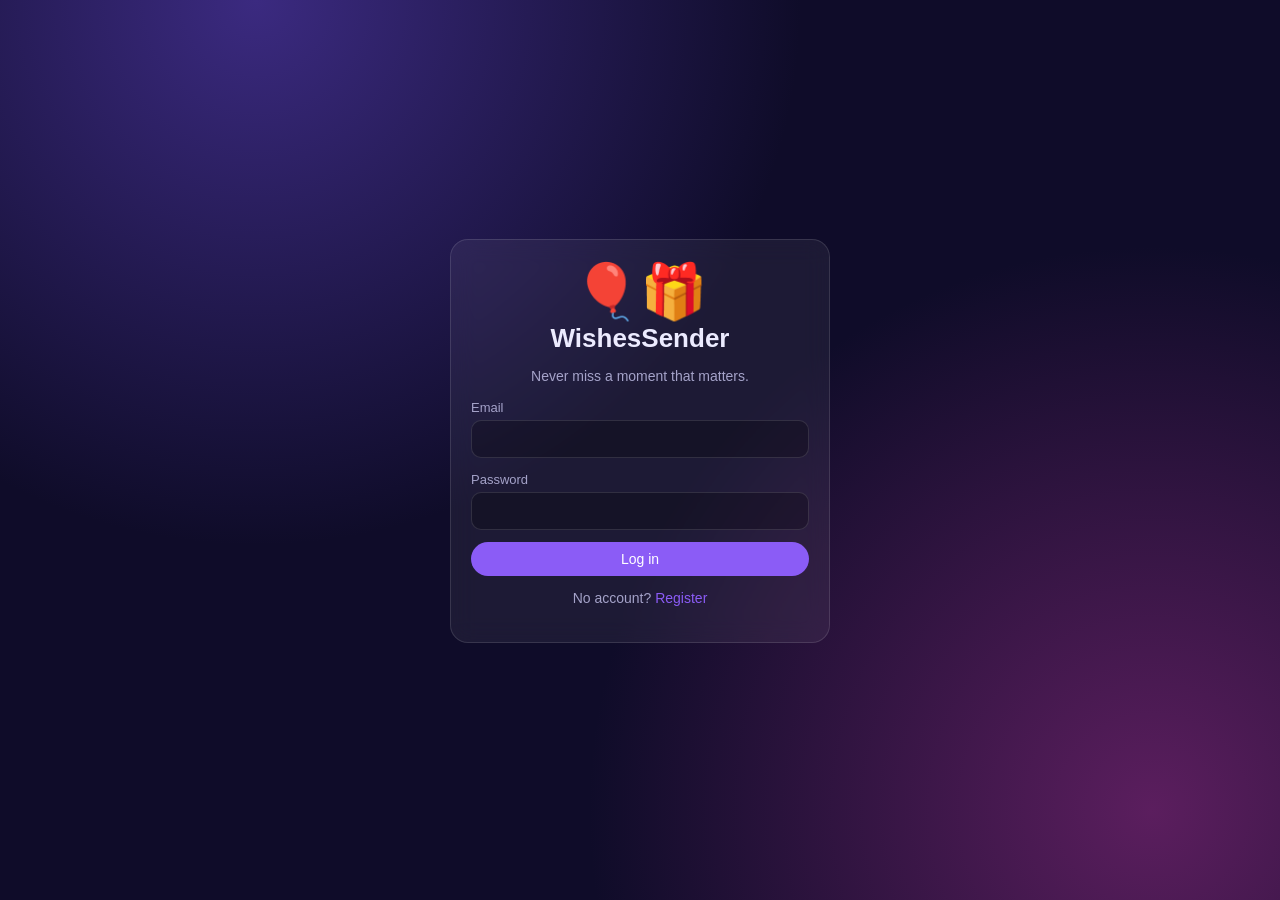
<file: src/main/resources/static/index.html>
<!DOCTYPE html>
<html lang="en">
<head>
  <meta charset="UTF-8">
  <meta name="viewport" content="width=device-width, initial-scale=1">
  <title>WishesSender - Login</title>
  <link rel="stylesheet" href="css/style.css">
</head>
<body>
<div class="center-page">
  <div class="card auth-card">
    <div class="hero">🎈🎁</div>
    <h1 style="text-align:center">WishesSender</h1>
    <p class="muted" style="text-align:center">Never miss a moment that matters.</p>

    <!-- Login form -->
    <form id="loginForm">
      <label>Email</label>
      <input type="email" id="loginEmail" required>
      <label>Password</label>
      <input type="password" id="loginPassword" required>
      <button type="submit" style="width:100%">Log in</button>
      <p class="muted" style="text-align:center">No account? <a href="#" onclick="showForm('register')">Register</a></p>
    </form>

    <!-- Register form -->
    <form id="registerForm" class="hidden">
      <label>Name</label>
      <input id="regName" required>
      <label>Email</label>
      <input type="email" id="regEmail" required>
      <label>Password (min 6 characters)</label>
      <input type="password" id="regPassword" minlength="6" required>
      <button type="submit" style="width:100%">Create account</button>
      <p class="muted" style="text-align:center">Have an account? <a href="#" onclick="showForm('login')">Log in</a></p>
    </form>

    <p id="error" style="color:var(--coral);text-align:center"></p>
  </div>
</div>

<script src="js/app.js"></script>
<script>
  function showForm(which) {
    document.getElementById('loginForm').classList.toggle('hidden', which !== 'login');
    document.getElementById('registerForm').classList.toggle('hidden', which !== 'register');
    document.getElementById('error').textContent = '';
  }

  document.getElementById('loginForm').onsubmit = async (e) => {
    e.preventDefault();
    try {
      await api('/api/auth/login', 'POST', {
        email: document.getElementById('loginEmail').value,
        password: document.getElementById('loginPassword').value
      });
      location.href = 'home.html';
    } catch (err) {
      document.getElementById('error').textContent = err.message;
    }
  };

  document.getElementById('registerForm').onsubmit = async (e) => {
    e.preventDefault();
    try {
      await api('/api/auth/register', 'POST', {
        name: document.getElementById('regName').value,
        email: document.getElementById('regEmail').value,
        password: document.getElementById('regPassword').value
      });
      location.href = 'home.html';
    } catch (err) {
      document.getElementById('error').textContent = err.message;
    }
  };
</script>
</body>
</html>
</file>
<file: src/main/resources/static/css/style.css>
/* ============ WishesSender - dark indigo glass theme ============ */
:root {
  --bg: #0f0c29;
  --glass: rgba(255, 255, 255, 0.06);
  --border: rgba(255, 255, 255, 0.12);
  --text: #ecebff;
  --muted: #a5a3c9;
  --purple: #8b5cf6;
  --coral: #fb7185;
  --gold: #fbbf24;
  --green: #34d399;
}

* { box-sizing: border-box; }

body {
  margin: 0;
  font-family: "Segoe UI", Roboto, Arial, sans-serif;
  color: var(--text);
  background: radial-gradient(circle at 20% 0%, #3b2a80 0%, transparent 40%),
              radial-gradient(circle at 90% 90%, #5b1e5e 0%, transparent 40%),
              var(--bg);
  min-height: 100vh;
}

a { color: var(--purple); text-decoration: none; }
h1, h2, h3 { margin: 0 0 12px; }
h1 { font-size: 26px; }
h2 { font-size: 19px; }
.muted { color: var(--muted); font-size: 14px; }

/* ---------- layout: sidebar + main ---------- */
.layout { display: flex; }

.sidebar {
  width: 210px;
  min-height: 100vh;
  padding: 20px 12px;
  background: rgba(255, 255, 255, 0.04);
  border-right: 1px solid var(--border);
  position: sticky;
  top: 0;
}
.sidebar .logo { font-size: 20px; font-weight: bold; margin: 0 8px 24px; }
.sidebar .logo span { color: var(--coral); }
.sidebar a {
  display: block;
  padding: 10px 12px;
  margin-bottom: 4px;
  border-radius: 10px;
  color: var(--muted);
}
.sidebar a:hover, .sidebar a.active { background: rgba(139, 92, 246, 0.2); color: var(--text); }
.sidebar .nav-section {
  margin: 16px 12px 6px; font-size: 11px; letter-spacing: 1px;
  text-transform: uppercase; color: var(--muted); border-top: 1px solid var(--border); padding-top: 12px;
}
.filters { display: flex; gap: 10px; flex-wrap: wrap; align-items: flex-end; }
.filters > div { flex: 1; min-width: 150px; }
.table-wrap { overflow-x: auto; }
.badge {
  background: var(--coral); color: white; border-radius: 10px;
  padding: 1px 7px; font-size: 12px; margin-left: 6px;
}

main { flex: 1; padding: 28px; max-width: 1100px; }

/* ---------- glass card ---------- */
.card {
  background: var(--glass);
  border: 1px solid var(--border);
  border-radius: 18px;
  padding: 20px;
  margin-bottom: 18px;
  backdrop-filter: blur(12px);
}
.card.today { border-color: var(--gold); box-shadow: 0 0 25px rgba(251, 191, 36, 0.25); }

.grid { display: grid; grid-template-columns: repeat(auto-fill, minmax(240px, 1fr)); gap: 16px; }
.grid-2 { display: grid; grid-template-columns: 1fr 1fr; gap: 18px; }
.row { display: flex; gap: 10px; align-items: center; flex-wrap: wrap; }
.space-between { justify-content: space-between; }

.stat { text-align: center; }
.stat .num { font-size: 32px; font-weight: bold; color: var(--purple); }

/* ---------- forms ---------- */
input, select, textarea {
  width: 100%;
  padding: 10px 12px;
  margin: 4px 0 12px;
  border-radius: 10px;
  border: 1px solid var(--border);
  background: rgba(0, 0, 0, 0.25);
  color: var(--text);
  font-size: 14px;
  font-family: inherit;
}
select option { background: #1e1a4a; }
label { font-size: 13px; color: var(--muted); }
textarea { min-height: 110px; resize: vertical; }
input[type="checkbox"] { width: auto; margin-right: 8px; }

button, .btn {
  display: inline-block;
  padding: 9px 16px;
  border: none;
  border-radius: 999px;
  background: var(--purple);
  color: white;
  font-size: 14px;
  cursor: pointer;
}
button:hover, .btn:hover { filter: brightness(1.15); }
.btn-outline { background: transparent; border: 1px solid var(--border); color: var(--text); }
.btn-coral { background: var(--coral); }
.btn-small { padding: 5px 11px; font-size: 12px; }

/* ---------- chips / tags ---------- */
.chip {
  display: inline-block;
  padding: 6px 14px;
  border-radius: 999px;
  border: 1px solid var(--border);
  color: var(--muted);
  cursor: pointer;
  font-size: 13px;
  margin: 0 6px 8px 0;
}
.chip.active { background: var(--purple); color: white; border-color: var(--purple); }
.tag {
  display: inline-block; font-size: 12px; padding: 2px 9px; border-radius: 999px;
  background: rgba(139, 92, 246, 0.25); color: #d8ccff; margin-right: 4px;
}
.tag.gold { background: rgba(251, 191, 36, 0.2); color: var(--gold); }
.tag.coral { background: rgba(251, 113, 133, 0.2); color: var(--coral); }
.tag.green { background: rgba(52, 211, 153, 0.2); color: var(--green); }

/* countdown circle on people cards */
.ring {
  width: 54px; height: 54px; border-radius: 50%;
  border: 3px solid var(--purple);
  display: flex; flex-direction: column; align-items: center; justify-content: center;
  font-weight: bold; font-size: 16px; flex-shrink: 0;
}
.ring small { font-size: 9px; font-weight: normal; color: var(--muted); }
.ring.soon { border-color: var(--coral); }
.ring.today { border-color: var(--gold); color: var(--gold); }

.avatar {
  width: 44px; height: 44px; border-radius: 50%;
  background: linear-gradient(135deg, var(--purple), var(--coral));
  display: flex; align-items: center; justify-content: center;
  font-weight: bold; flex-shrink: 0;
}

/* ---------- tables / lists ---------- */
table { width: 100%; border-collapse: collapse; font-size: 14px; }
th, td { text-align: left; padding: 9px 8px; border-bottom: 1px solid var(--border); }
th { color: var(--muted); font-weight: normal; }

.list-item {
  display: flex; align-items: center; gap: 12px; justify-content: space-between;
  padding: 10px 0; border-bottom: 1px solid var(--border);
}
.list-item:last-child { border-bottom: none; }
.unread { border-left: 3px solid var(--coral); padding-left: 10px; }

/* chat bubble preview in Wish Studio */
.bubble {
  background: #25d36633; border: 1px solid #25d36655;
  border-radius: 16px 16px 4px 16px;
  padding: 14px; white-space: pre-wrap; line-height: 1.5;
}

/* simple bar chart in Insights */
.bar-row { display: flex; align-items: center; gap: 10px; margin: 6px 0; font-size: 14px; }
.bar-row .label { width: 110px; color: var(--muted); }
.bar { height: 16px; border-radius: 8px; background: linear-gradient(90deg, var(--purple), var(--coral)); }

/* ---------- login page ---------- */
.center-page { display: flex; align-items: center; justify-content: center; min-height: 100vh; padding: 20px; }
.auth-card { width: 380px; }
.hero { font-size: 54px; text-align: center; }

.toast {
  position: fixed; bottom: 20px; right: 20px;
  background: #1e1a4a; border: 1px solid var(--purple);
  padding: 12px 18px; border-radius: 12px; display: none;
}
.hidden { display: none; }

/* ---------- mobile ---------- */
@media (max-width: 800px) {
  .layout { flex-direction: column; }
  .sidebar { width: 100%; min-height: auto; position: static; display: flex; flex-wrap: wrap; padding: 10px; }
  .sidebar .logo { width: 100%; margin-bottom: 8px; }
  .sidebar .nav-section { width: 100%; margin: 8px 0 4px; padding-top: 8px; }
  .sidebar a { padding: 6px 10px; font-size: 13px; }
  .grid-2 { grid-template-columns: 1fr; }
  main { padding: 16px; }
}
</file>
